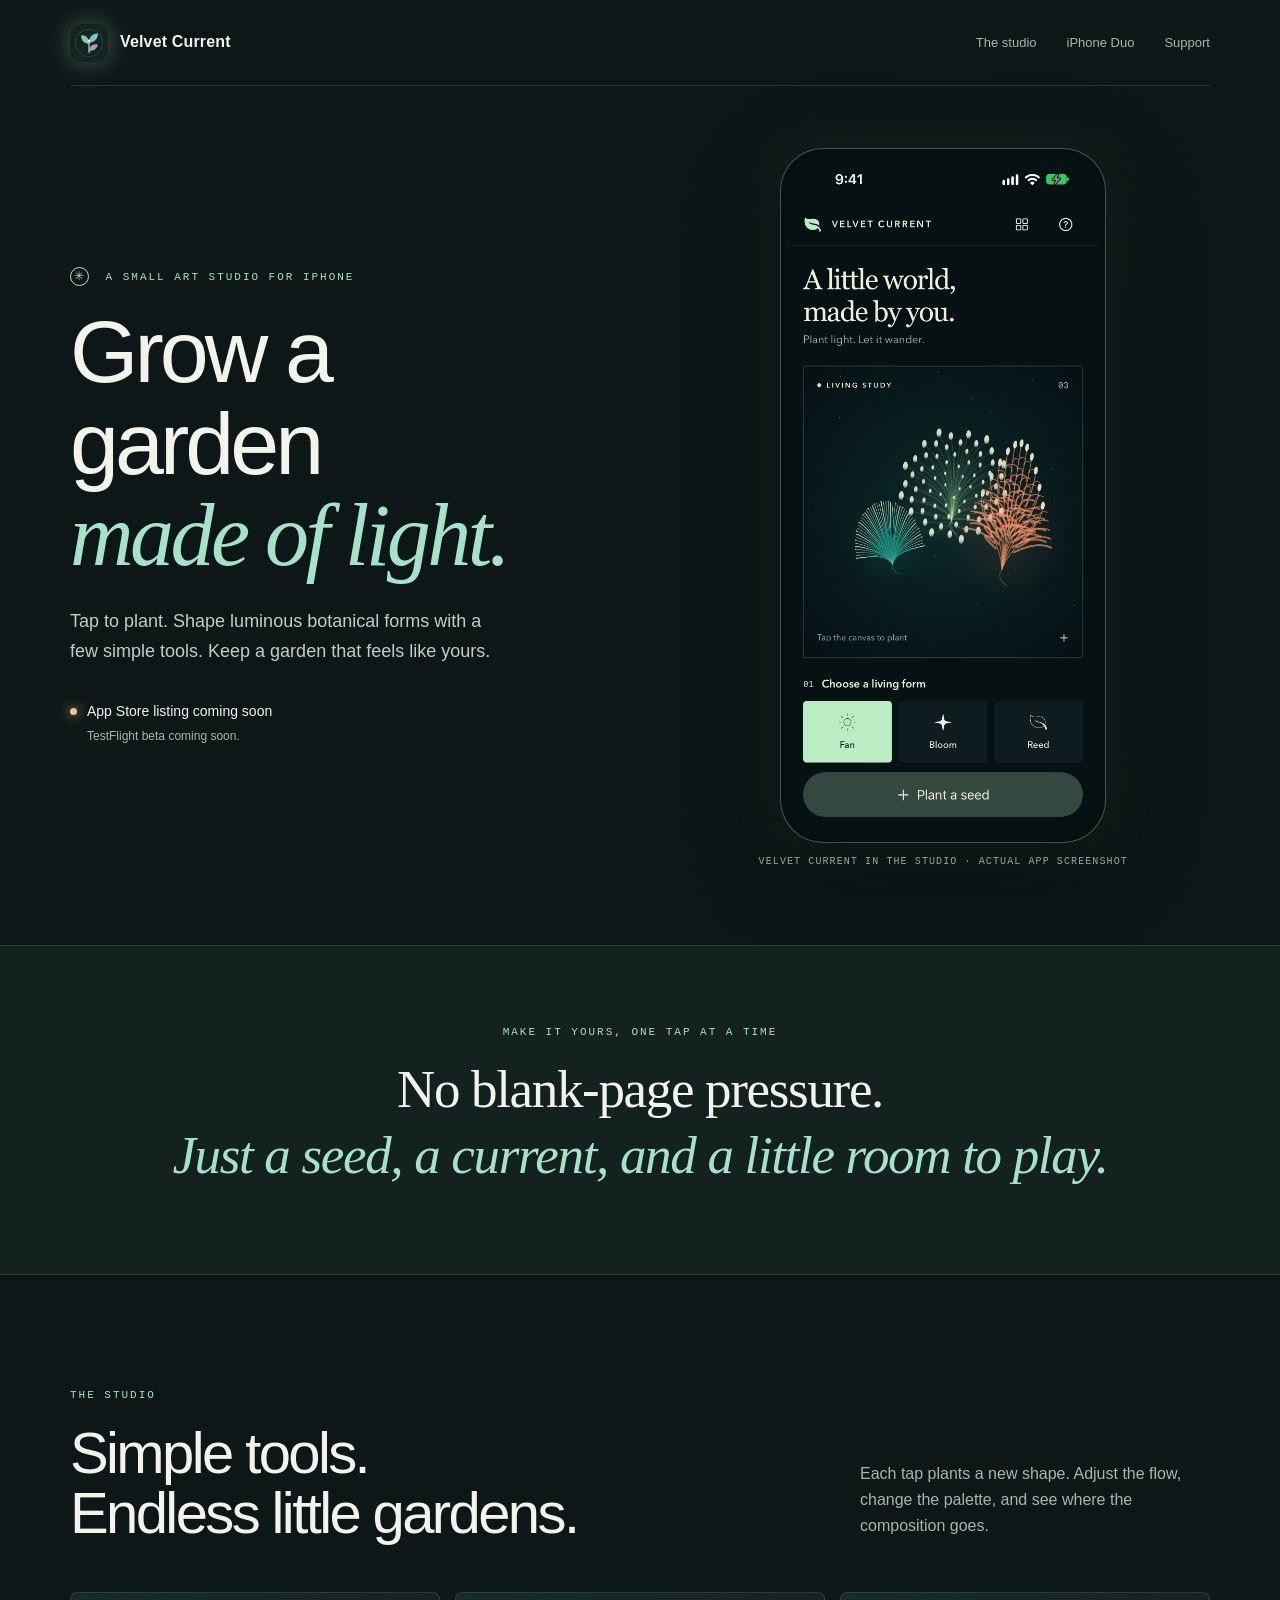
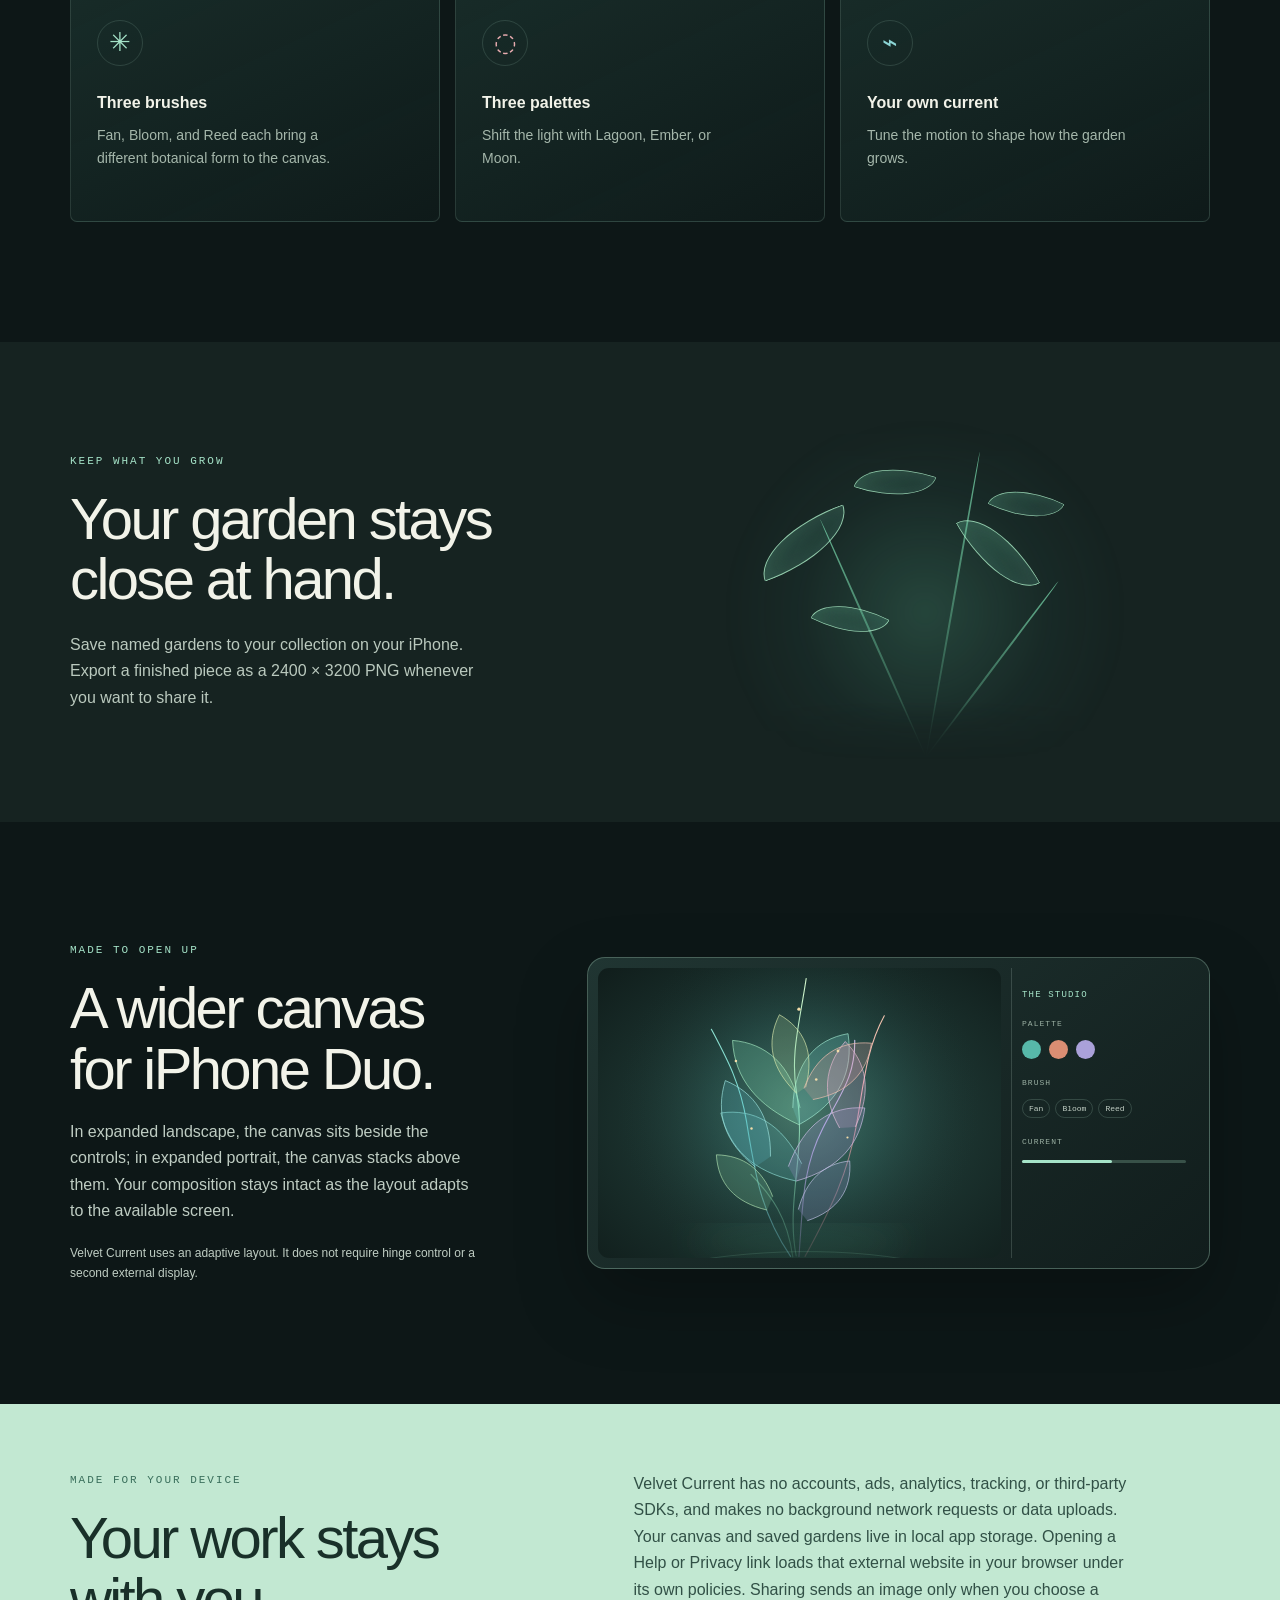
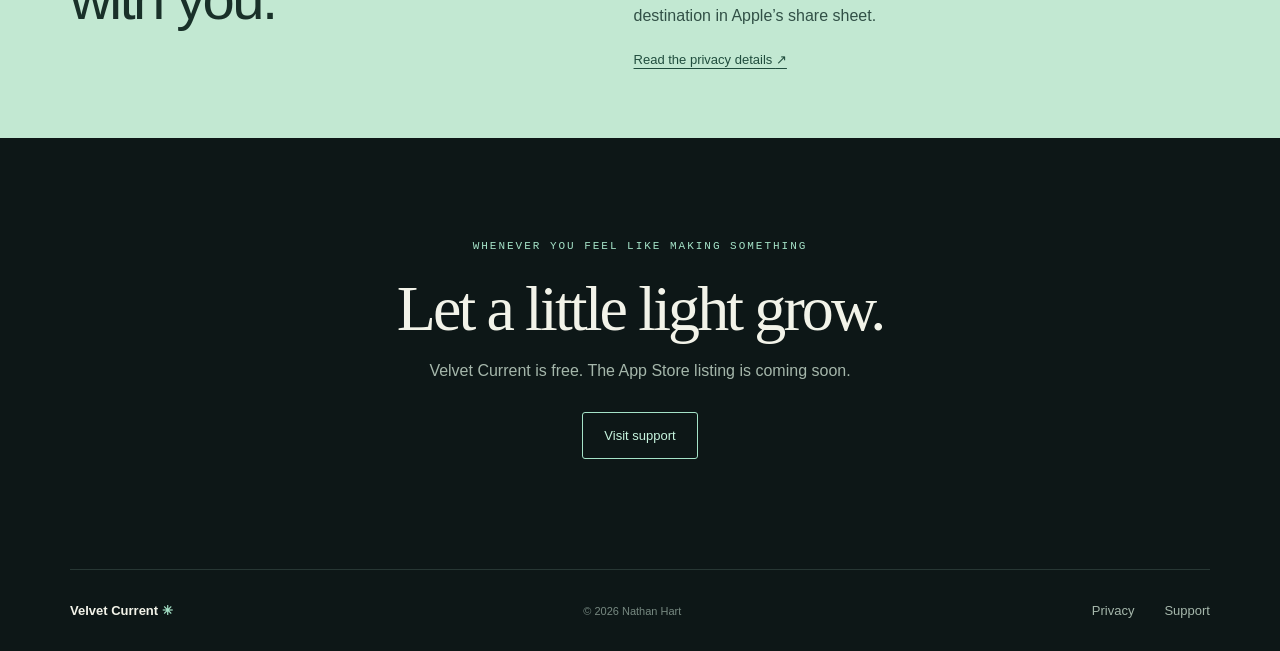
<file: index.html>
<!doctype html>
<html lang="en">
<head>
  <meta charset="utf-8">
  <meta name="viewport" content="width=device-width, initial-scale=1">
  <meta name="theme-color" content="#0d1717">
  <meta name="description" content="Velvet Current is a native iPhone art studio for growing luminous botanical artwork, saved on your device.">
  <title>Velvet Current — A garden made of light</title>
  <link rel="stylesheet" href="styles.css">
  <link rel="icon" href="assets/velvet-current.svg" type="image/svg+xml">
</head>
<body>
  <header class="site-header wrap">
    <a class="wordmark" href="./" aria-label="Velvet Current home"><img src="assets/velvet-current.svg" alt="" width="38" height="38"><span>Velvet Current</span></a>
    <nav aria-label="Main navigation">
      <a href="#studio">The studio</a>
      <a href="#duo">iPhone Duo</a>
      <a href="support.html">Support</a>
    </nav>
  </header>

  <main>
    <section class="hero wrap">
      <div class="hero-copy">
        <p class="eyebrow"><span class="status-mark" aria-hidden="true">✳</span> A small art studio for iPhone</p>
        <h1>Grow a garden<br><em>made of light.</em></h1>
        <p class="hero-deck">Tap to plant. Shape luminous botanical forms with a few simple tools. Keep a garden that feels like yours.</p>
        <p class="availability"><span class="status-dot" aria-hidden="true"></span> App Store listing coming soon</p>
        <p class="beta-note">TestFlight beta coming soon.</p>
      </div>
      <figure class="phone-preview">
        <div class="phone-shell">
          <img src="assets/velvet-current-studio-lagoon.png" alt="Velvet Current running on iPhone, with a Lagoon garden on the canvas and Fan, Bloom, and Reed brush choices below." width="1206" height="2622" fetchpriority="high">
        </div>
        <figcaption>Velvet Current in the studio · actual app screenshot</figcaption>
      </figure>
    </section>

    <section class="intro-band" id="studio">
      <div class="wrap intro-inner">
        <p class="eyebrow">Make it yours, one tap at a time</p>
        <p class="intro-line">No blank-page pressure.<br><span>Just a seed, a current, and a little room to play.</span></p>
      </div>
    </section>

    <section class="tools-section wrap">
      <div class="section-heading">
        <div><p class="eyebrow">The studio</p><h2>Simple tools.<br>Endless little gardens.</h2></div>
        <p class="section-note">Each tap plants a new shape. Adjust the flow, change the palette, and see where the composition goes.</p>
      </div>
      <div class="tool-grid">
        <article class="tool-card"><span class="tool-icon fan" aria-hidden="true">✳</span><h3>Three brushes</h3><p>Fan, Bloom, and Reed each bring a different botanical form to the canvas.</p></article>
        <article class="tool-card"><span class="tool-icon palette" aria-hidden="true">◌</span><h3>Three palettes</h3><p>Shift the light with Lagoon, Ember, or Moon.</p></article>
        <article class="tool-card"><span class="tool-icon current" aria-hidden="true">⌁</span><h3>Your own current</h3><p>Tune the motion to shape how the garden grows.</p></article>
      </div>
    </section>

    <section class="save-section">
      <div class="wrap save-inner">
        <div class="save-copy"><p class="eyebrow">Keep what you grow</p><h2>Your garden stays<br>close at hand.</h2><p>Save named gardens to your collection on your iPhone. Export a finished piece as a 2400 × 3200 PNG whenever you want to share it.</p></div>
        <div class="save-art" aria-hidden="true"><span class="halo"></span><span class="stem stem-one"></span><span class="stem stem-two"></span><span class="stem stem-three"></span><span class="leaf leaf-one"></span><span class="leaf leaf-two"></span><span class="leaf leaf-three"></span><span class="leaf leaf-four"></span><span class="leaf leaf-five"></span></div>
      </div>
    </section>

    <section class="duo-section wrap" id="duo">
      <div class="duo-copy"><p class="eyebrow">Made to open up</p><h2>A wider canvas<br>for iPhone Duo.</h2><p>In expanded landscape, the canvas sits beside the controls; in expanded portrait, the canvas stacks above them. Your composition stays intact as the layout adapts to the available screen.</p><p class="small-note">Velvet Current uses an adaptive layout. It does not require hinge control or a second external display.</p></div>
      <div class="duo-card" aria-label="Illustration of a wide art canvas beside its controls">
        <div class="mini-canvas"><img src="assets/garden.svg" alt="" width="300" height="260"></div>
        <div class="mini-controls"><span class="control-title">THE STUDIO</span><span class="control-label">PALETTE</span><div class="swatches"><i></i><i></i><i></i></div><span class="control-label">BRUSH</span><div class="brushes"><b>Fan</b><b>Bloom</b><b>Reed</b></div><span class="control-label">CURRENT</span><span class="slider"><i></i></span></div>
      </div>
    </section>

    <section class="privacy-band">
      <div class="wrap privacy-inner">
        <div><p class="eyebrow">Made for your device</p><h2>Your work stays<br>with you.</h2></div>
        <p>Velvet Current has no accounts, ads, analytics, tracking, or third-party SDKs, and makes no background network requests or data uploads. Your canvas and saved gardens live in local app storage. Opening a Help or Privacy link loads that external website in your browser under its own policies. Sharing sends an image only when you choose a destination in Apple’s share sheet.</p>
        <a class="text-link" href="privacy.html">Read the privacy details <span aria-hidden="true">↗</span></a>
      </div>
    </section>

    <section class="closing wrap">
      <p class="eyebrow">Whenever you feel like making something</p>
      <h2>Let a little light grow.</h2>
      <p>Velvet Current is free. The App Store listing is coming soon.</p>
      <a class="button" href="support.html">Visit support</a>
    </section>
  </main>

  <footer class="site-footer wrap">
    <a class="footer-brand" href="./">Velvet Current <span>✳</span></a>
    <p>© 2026 Nathan Hart</p>
    <nav aria-label="Footer navigation"><a href="privacy.html">Privacy</a><a href="support.html">Support</a></nav>
  </footer>
</body>
</html>
</file>
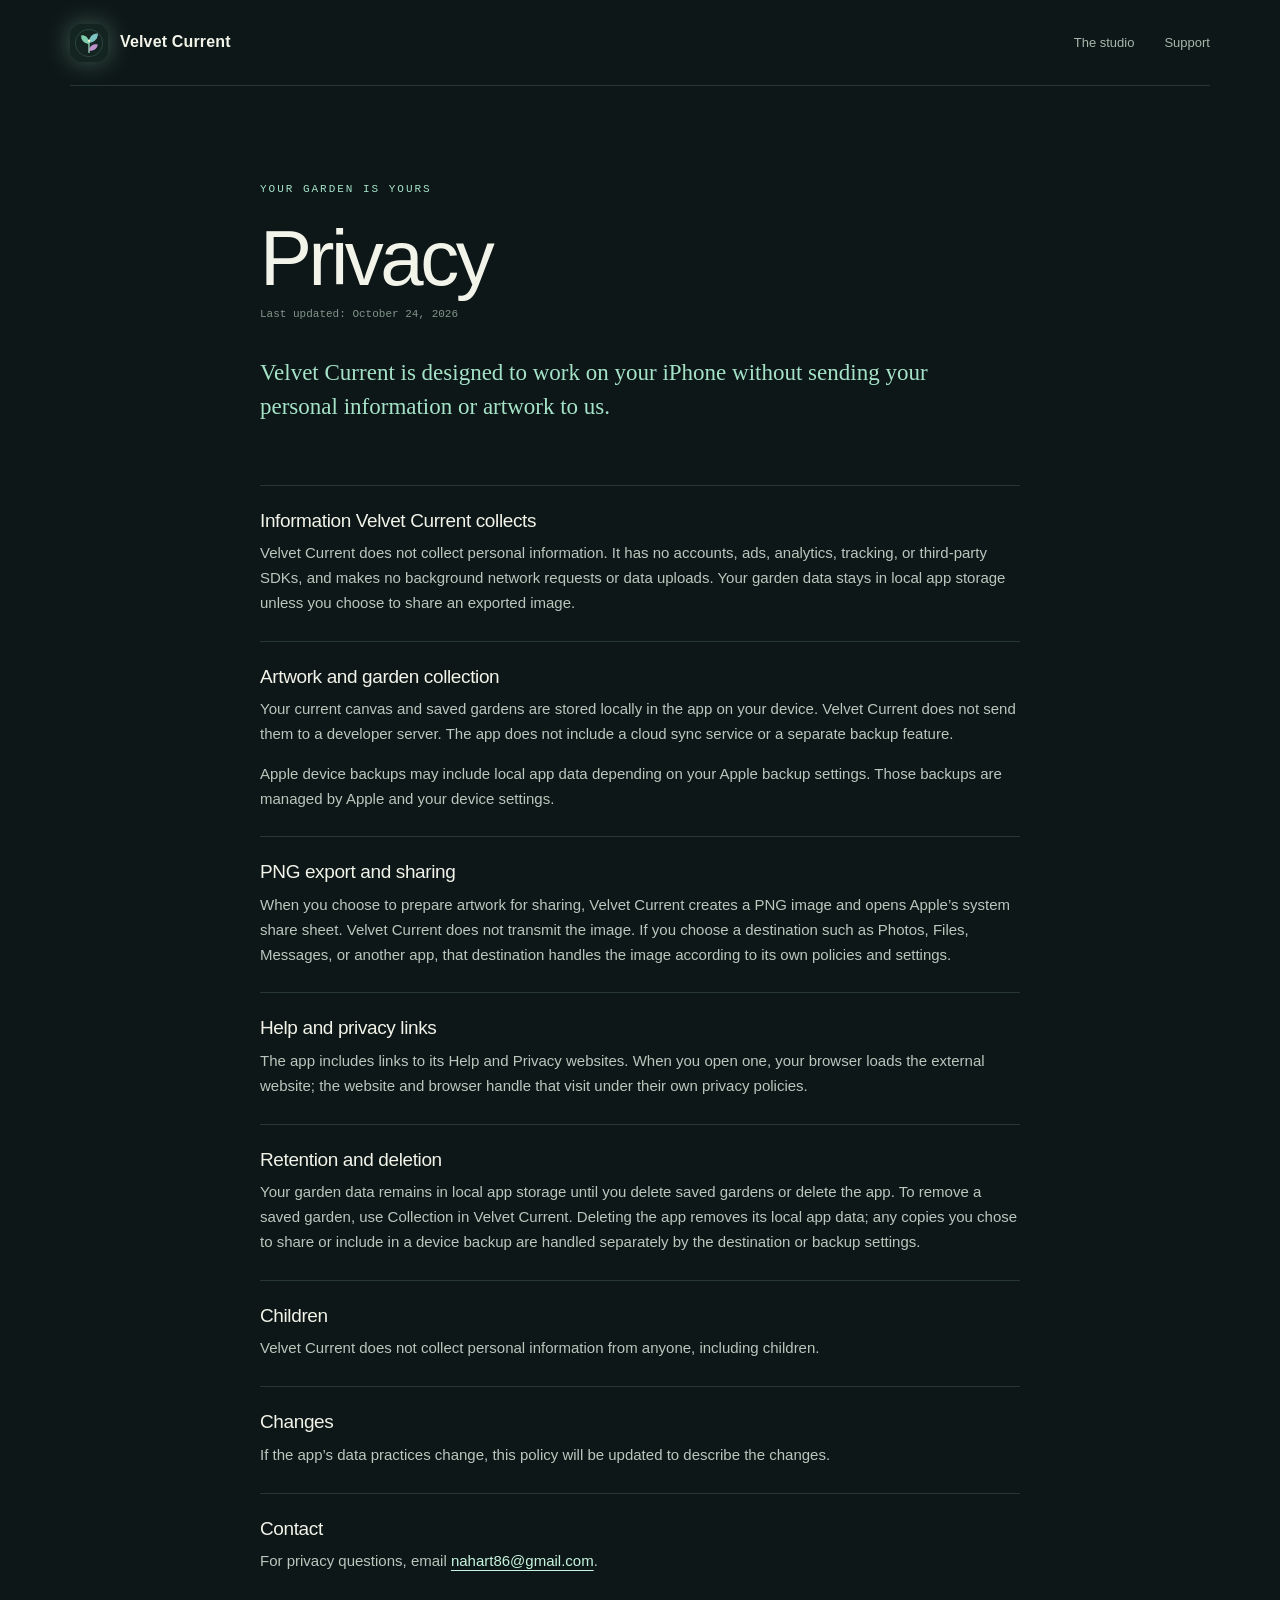
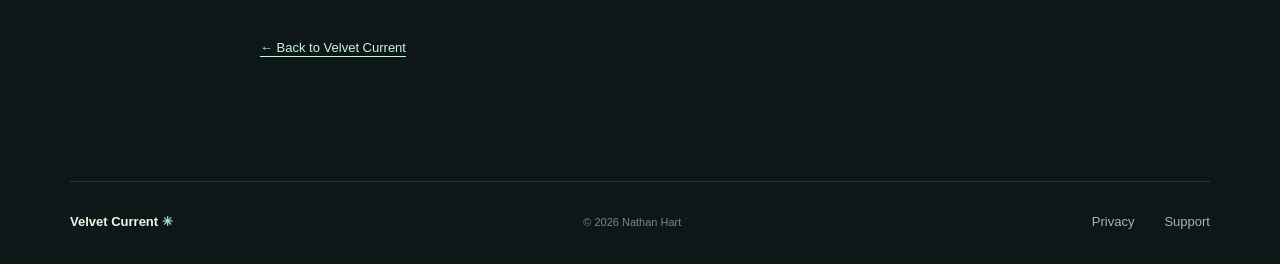
<file: privacy.html>
<!doctype html>
<html lang="en">
<head>
  <meta charset="utf-8">
  <meta name="viewport" content="width=device-width, initial-scale=1">
  <meta name="theme-color" content="#0d1717">
  <meta name="description" content="Privacy information for Velvet Current, a native iPhone art studio.">
  <title>Privacy — Velvet Current</title>
  <link rel="stylesheet" href="styles.css">
  <link rel="icon" href="assets/velvet-current.svg" type="image/svg+xml">
</head>
<body>
  <header class="site-header wrap">
    <a class="wordmark" href="./" aria-label="Velvet Current home"><img src="assets/velvet-current.svg" alt="" width="38" height="38"><span>Velvet Current</span></a>
    <nav aria-label="Main navigation"><a href="index.html#studio">The studio</a><a href="support.html">Support</a></nav>
  </header>
  <main class="legal-page wrap">
    <p class="eyebrow">Your garden is yours</p>
    <h1>Privacy</h1>
    <p class="updated">Last updated: October 24, 2026</p>
    <p class="legal-lead">Velvet Current is designed to work on your iPhone without sending your personal information or artwork to us.</p>

    <section><h2>Information Velvet Current collects</h2><p>Velvet Current does not collect personal information. It has no accounts, ads, analytics, tracking, or third-party SDKs, and makes no background network requests or data uploads. Your garden data stays in local app storage unless you choose to share an exported image.</p></section>
    <section><h2>Artwork and garden collection</h2><p>Your current canvas and saved gardens are stored locally in the app on your device. Velvet Current does not send them to a developer server. The app does not include a cloud sync service or a separate backup feature.</p><p>Apple device backups may include local app data depending on your Apple backup settings. Those backups are managed by Apple and your device settings.</p></section>
    <section><h2>PNG export and sharing</h2><p>When you choose to prepare artwork for sharing, Velvet Current creates a PNG image and opens Apple’s system share sheet. Velvet Current does not transmit the image. If you choose a destination such as Photos, Files, Messages, or another app, that destination handles the image according to its own policies and settings.</p></section>
    <section><h2>Help and privacy links</h2><p>The app includes links to its Help and Privacy websites. When you open one, your browser loads the external website; the website and browser handle that visit under their own privacy policies.</p></section>
    <section><h2>Retention and deletion</h2><p>Your garden data remains in local app storage until you delete saved gardens or delete the app. To remove a saved garden, use Collection in Velvet Current. Deleting the app removes its local app data; any copies you chose to share or include in a device backup are handled separately by the destination or backup settings.</p></section>
    <section><h2>Children</h2><p>Velvet Current does not collect personal information from anyone, including children.</p></section>
    <section><h2>Changes</h2><p>If the app’s data practices change, this policy will be updated to describe the changes.</p></section>
    <section><h2>Contact</h2><p>For privacy questions, email <a href="mailto:nahart86@gmail.com">nahart86@gmail.com</a>.</p></section>
    <a class="text-link back-link" href="./">← Back to Velvet Current</a>
  </main>
  <footer class="site-footer wrap"><a class="footer-brand" href="./">Velvet Current <span>✳</span></a><p>© 2026 Nathan Hart</p><nav aria-label="Footer navigation"><a href="privacy.html">Privacy</a><a href="support.html">Support</a></nav></footer>
</body>
</html>
</file>
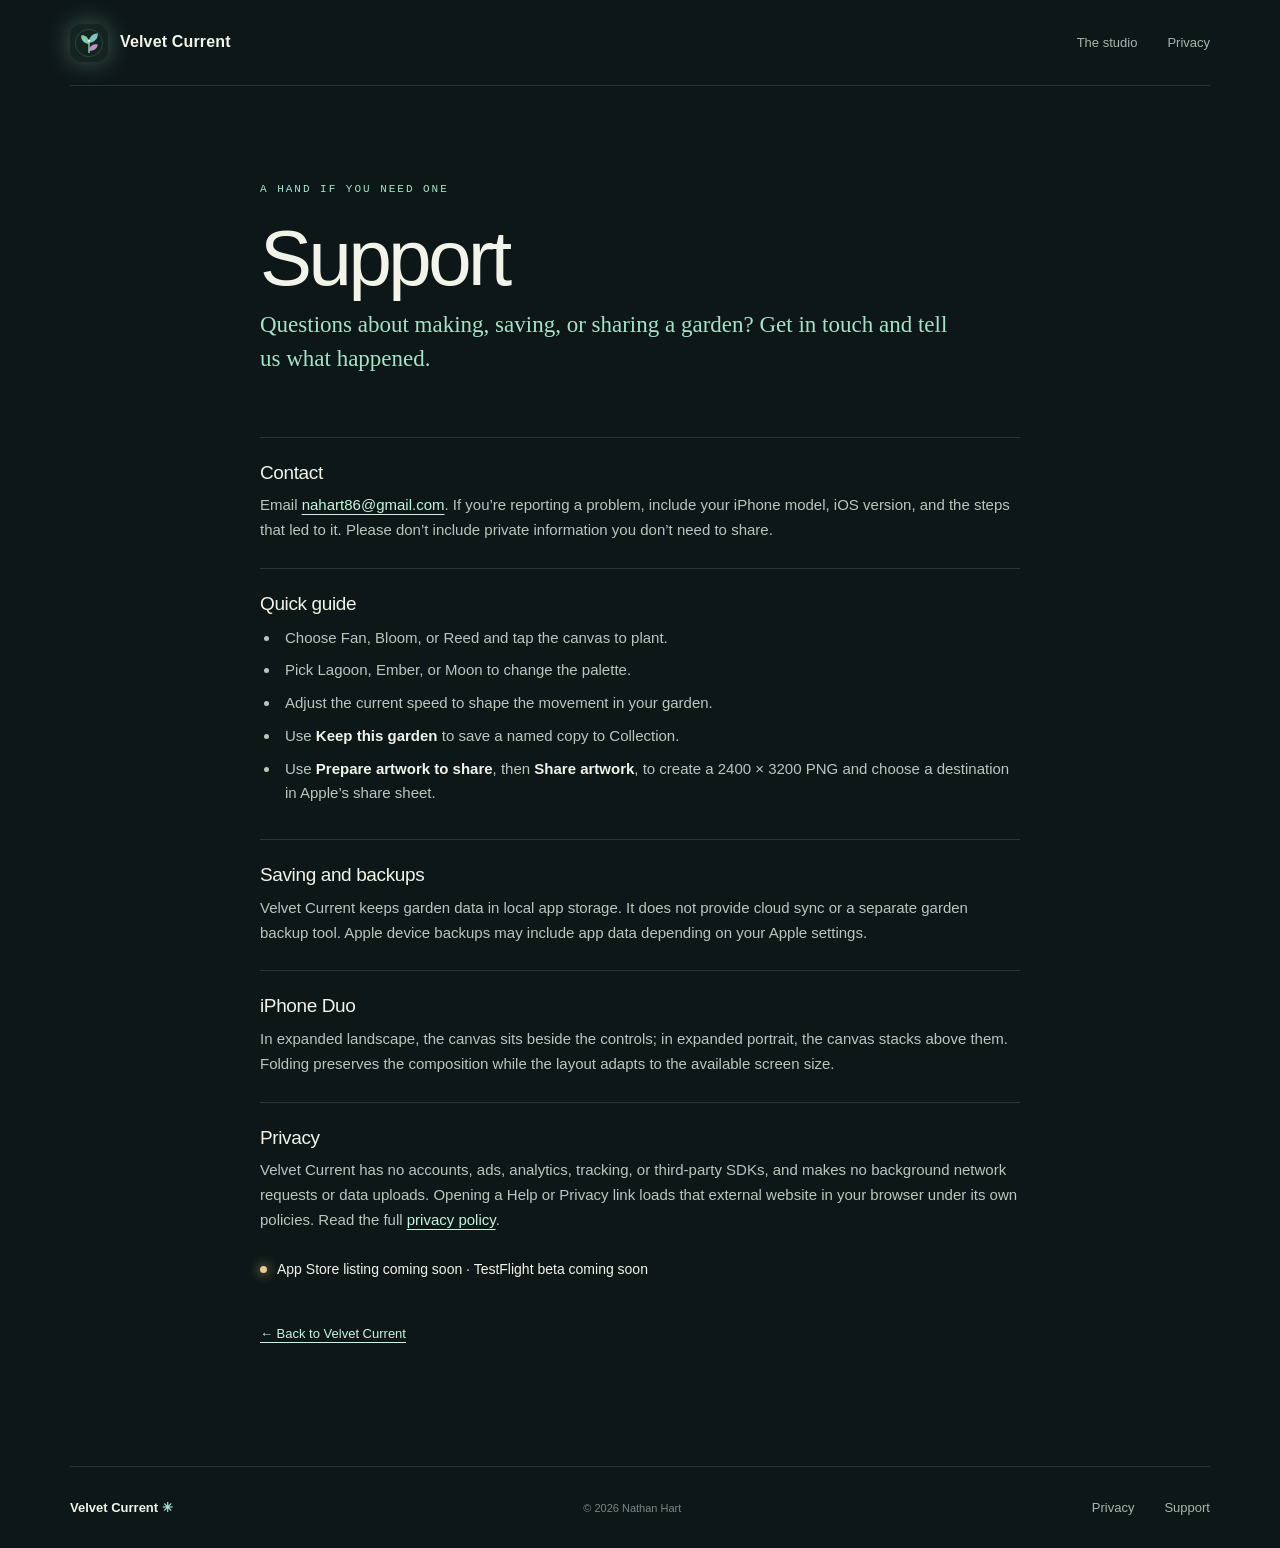
<file: support.html>
<!doctype html>
<html lang="en">
<head>
  <meta charset="utf-8">
  <meta name="viewport" content="width=device-width, initial-scale=1">
  <meta name="theme-color" content="#0d1717">
  <meta name="description" content="Help and contact information for Velvet Current.">
  <title>Support — Velvet Current</title>
  <link rel="stylesheet" href="styles.css">
  <link rel="icon" href="assets/velvet-current.svg" type="image/svg+xml">
</head>
<body>
  <header class="site-header wrap">
    <a class="wordmark" href="./" aria-label="Velvet Current home"><img src="assets/velvet-current.svg" alt="" width="38" height="38"><span>Velvet Current</span></a>
    <nav aria-label="Main navigation"><a href="index.html#studio">The studio</a><a href="privacy.html">Privacy</a></nav>
  </header>
  <main class="legal-page support-page wrap">
    <p class="eyebrow">A hand if you need one</p>
    <h1>Support</h1>
    <p class="legal-lead">Questions about making, saving, or sharing a garden? Get in touch and tell us what happened.</p>
    <section><h2>Contact</h2><p>Email <a href="mailto:nahart86@gmail.com">nahart86@gmail.com</a>. If you’re reporting a problem, include your iPhone model, iOS version, and the steps that led to it. Please don’t include private information you don’t need to share.</p></section>
    <section><h2>Quick guide</h2><ul><li>Choose Fan, Bloom, or Reed and tap the canvas to plant.</li><li>Pick Lagoon, Ember, or Moon to change the palette.</li><li>Adjust the current speed to shape the movement in your garden.</li><li>Use <strong>Keep this garden</strong> to save a named copy to Collection.</li><li>Use <strong>Prepare artwork to share</strong>, then <strong>Share artwork</strong>, to create a 2400 × 3200 PNG and choose a destination in Apple’s share sheet.</li></ul></section>
    <section><h2>Saving and backups</h2><p>Velvet Current keeps garden data in local app storage. It does not provide cloud sync or a separate garden backup tool. Apple device backups may include app data depending on your Apple settings.</p></section>
    <section><h2>iPhone Duo</h2><p>In expanded landscape, the canvas sits beside the controls; in expanded portrait, the canvas stacks above them. Folding preserves the composition while the layout adapts to the available screen size.</p></section>
    <section><h2>Privacy</h2><p>Velvet Current has no accounts, ads, analytics, tracking, or third-party SDKs, and makes no background network requests or data uploads. Opening a Help or Privacy link loads that external website in your browser under its own policies. Read the full <a href="privacy.html">privacy policy</a>.</p></section>
    <p class="availability"><span class="status-dot" aria-hidden="true"></span> App Store listing coming soon · TestFlight beta coming soon</p>
    <a class="text-link back-link" href="./">← Back to Velvet Current</a>
  </main>
  <footer class="site-footer wrap"><a class="footer-brand" href="./">Velvet Current <span>✳</span></a><p>© 2026 Nathan Hart</p><nav aria-label="Footer navigation"><a href="privacy.html">Privacy</a><a href="support.html">Support</a></nav></footer>
</body>
</html>
</file>
<file: styles.css>
:root{color-scheme:dark;--ink:#0d1717;--panel:#12201f;--panel-soft:#182624;--mint:#a5e3c8;--mint-bright:#c7f5df;--paper:#f2f3e9;--muted:#a5b7ab;--line:rgba(199,245,223,.14);--rose:#e9acb0;--gold:#e9ca90;--blue:#8bd4d4}
*{box-sizing:border-box}
html{scroll-behavior:smooth}
body{margin:0;background:var(--ink);color:var(--paper);font:16px/1.65 'DM Sans',-apple-system,BlinkMacSystemFont,'Segoe UI',sans-serif}
a{color:var(--mint-bright);text-underline-offset:4px}
a:hover{color:#fff}
.wrap{width:min(1140px,calc(100% - 48px));margin-inline:auto}
.site-header{height:86px;display:flex;align-items:center;justify-content:space-between;border-bottom:1px solid var(--line)}
.wordmark{display:flex;align-items:center;gap:12px;color:var(--paper);font-weight:600;letter-spacing:.01em;text-decoration:none}
.wordmark img{filter:drop-shadow(0 0 12px rgba(165,227,200,.35))}
.site-header nav,.site-footer nav{display:flex;gap:30px}
.site-header nav a,.site-footer nav a{font-size:13px;color:var(--muted);text-decoration:none}
.site-header nav a:hover,.site-footer nav a:hover{color:var(--mint-bright)}
.hero{min-height:610px;display:grid;grid-template-columns:1.02fr .98fr;align-items:center;gap:4vw;padding-block:62px 78px}
.hero-copy{max-width:520px;padding-block:25px}
.eyebrow{font:500 11px/1.5 'DM Mono',monospace;letter-spacing:.18em;text-transform:uppercase;color:var(--mint);margin:0 0 20px}
.status-mark{display:inline-grid;place-items:center;width:19px;height:19px;border:1px solid var(--mint);border-radius:50%;margin-right:8px;font-size:12px}
h1,h2,h3,p{margin-top:0}
h1,h2{font-weight:500;letter-spacing:-.045em;line-height:1.04}
h1{font-size:clamp(48px,7.1vw,88px);margin:0 0 25px}
h1 em{font-family:'Playfair Display',Georgia,serif;font-weight:500;color:var(--mint);letter-spacing:-.04em}
.hero-deck{font-size:18px;color:#c1cec4;max-width:440px;line-height:1.65;margin-bottom:34px}
.availability{display:flex;align-items:center;gap:10px;color:var(--paper);font-size:14px;margin-bottom:4px}
.status-dot{display:inline-block;width:7px;height:7px;border-radius:50%;background:var(--gold);box-shadow:0 0 12px var(--gold)}
.beta-note{font-size:12px;color:var(--muted);padding-left:17px;margin:0}
.phone-preview{margin:0 auto;display:flex;flex-direction:column;align-items:center;gap:13px}
.phone-shell{width:min(100%,326px);padding:5px;border:1px solid rgba(196,244,218,.3);border-radius:43px;background:#080e0f;box-shadow:0 25px 90px rgba(0,0,0,.35),0 0 55px rgba(95,184,149,.1);overflow:hidden}
.phone-shell img{display:block;width:100%;height:auto;border-radius:37px}
.phone-preview figcaption{font:10px 'DM Mono',monospace;color:rgba(241,247,234,.64);letter-spacing:.11em;text-transform:uppercase;text-align:center}
.intro-band{background:#13211f;border-block:1px solid var(--line)}
.intro-inner{padding-block:78px 85px;text-align:center}
.intro-inner .eyebrow{margin-bottom:16px}
.intro-line{margin:0;font:500 clamp(28px,4.8vw,53px)/1.25 'Playfair Display',Georgia,serif;letter-spacing:-.025em}
.intro-line span{color:var(--mint);font-style:italic}
.tools-section{padding-block:112px 120px}
.section-heading{display:flex;justify-content:space-between;gap:40px;align-items:end;margin-bottom:48px}
.section-heading h2,.save-copy h2,.duo-copy h2,.privacy-inner h2{font-size:clamp(38px,5vw,58px);margin:0}
.section-note{max-width:350px;color:var(--muted);margin:0 0 4px}
.tool-grid{display:grid;grid-template-columns:repeat(3,1fr);gap:15px}
.tool-card{min-height:230px;padding:27px 26px;border:1px solid var(--line);border-radius:7px;background:linear-gradient(155deg,rgba(27,49,45,.8),rgba(16,29,28,.65))}
.tool-icon{display:grid;place-items:center;width:46px;height:46px;border:1px solid var(--line);border-radius:50%;font:26px Georgia,serif;color:var(--mint);margin-bottom:24px}
.tool-icon.palette{color:var(--rose)}.tool-icon.current{color:var(--blue)}
.tool-card h3{font-size:16px;margin-bottom:8px;font-weight:600}
.tool-card p{font-size:14px;color:var(--muted);margin:0;max-width:260px}
.save-section{background:#162321;overflow:hidden}
.save-inner{min-height:400px;display:grid;grid-template-columns:1fr 1fr;align-items:center;padding-block:60px}
.save-copy{max-width:460px;padding-block:30px}
.save-copy p:not(.eyebrow){color:#bac9be;max-width:420px;margin:22px 0 0}
.save-art{height:360px;position:relative;overflow:hidden;mask-image:linear-gradient(to bottom,transparent 0%,#000 18%,#000 83%,transparent 100%)}
.halo{position:absolute;width:400px;height:400px;border-radius:50%;left:50%;top:10px;transform:translateX(-50%);background:radial-gradient(circle,rgba(102,212,170,.2),rgba(58,145,129,.06) 44%,transparent 70%);filter:blur(8px)}
.stem{position:absolute;width:2px;bottom:5px;left:50%;height:300px;transform-origin:bottom;background:linear-gradient(0deg,rgba(91,205,153,.05),rgba(130,233,185,.72));border-radius:50%}
.stem-one{transform:rotate(-24deg);height:260px}.stem-two{transform:rotate(10deg);height:310px}.stem-three{transform:rotate(37deg);height:220px}
.leaf{position:absolute;width:100px;height:46px;border:1px solid rgba(177,241,203,.78);border-radius:100% 0 100% 0;background:linear-gradient(135deg,rgba(119,222,176,.23),rgba(81,159,164,.07));box-shadow:inset 0 0 20px rgba(139,234,193,.1)}
.leaf-one{left:20%;top:118px;transform:rotate(-20deg)}.leaf-two{left:36%;top:57px;transform:rotate(18deg) scale(.76)}.leaf-three{left:54%;top:128px;transform:rotate(60deg) scale(.94)}.leaf-four{left:59%;top:79px;transform:rotate(25deg) scale(.7)}.leaf-five{left:28%;top:194px;transform:rotate(26deg) scale(.72)}
.duo-section{padding-block:120px;display:grid;grid-template-columns:.8fr 1.2fr;gap:8vw;align-items:center}
.duo-copy p:not(.eyebrow){color:#bfcdc3;margin:20px 0 0;max-width:440px}
.duo-copy .small-note{font-size:12px;color:#879990;margin-top:17px}
.duo-card{display:grid;grid-template-columns:1fr 190px;gap:8px;padding:10px;min-height:300px;border:1px solid rgba(193,241,215,.28);border-radius:18px;background:linear-gradient(140deg,#203532,#111d1c);box-shadow:0 30px 70px rgba(0,0,0,.26);position:relative}
.duo-card:after{content:"";position:absolute;top:10px;bottom:10px;right:197px;width:1px;background:rgba(220,243,229,.17)}
.mini-canvas{overflow:hidden;display:grid;place-items:center;border-radius:11px;background:radial-gradient(ellipse at 52% 53%,#284b45,#101d1b)}
.mini-canvas img{width:100%;height:100%;max-height:290px;object-fit:cover}
.mini-controls{padding:22px 13px;display:flex;flex-direction:column;gap:12px}
.control-title,.control-label{font:9px 'DM Mono',monospace;letter-spacing:.13em;color:var(--mint)}
.control-label{font-size:8px;color:#9aafa2;margin-top:7px}
.swatches{display:flex;gap:8px}.swatches i{width:19px;height:19px;border-radius:50%;background:#57b8a9}.swatches i:nth-child(2){background:#db8e73}.swatches i:nth-child(3){background:#aaa1d9}
.brushes{display:flex;gap:5px;flex-wrap:wrap}.brushes b{font:8px 'DM Mono',monospace;color:#c3d0c6;border:1px solid rgba(199,245,223,.17);border-radius:10px;padding:4px 6px}
.slider{display:block;height:3px;background:#385148;border-radius:4px;margin-top:2px}.slider i{display:block;width:55%;height:100%;background:var(--mint);border-radius:4px}
.privacy-band{background:#c2e8d2;color:#14201c}
.privacy-inner{padding-block:67px;display:grid;grid-template-columns:.8fr 1fr;column-gap:8vw;row-gap:20px;align-items:center}
.privacy-inner .eyebrow{color:#396e5b}.privacy-inner h2{color:#193029}
.privacy-inner>p{color:#315046;max-width:500px;margin:0}
.privacy-inner .text-link{grid-column:2;color:#204d3e;font-size:13px}
.closing{text-align:center;padding-block:100px 110px}
.closing h2{font:500 clamp(38px,5.5vw,64px)/1.08 'Playfair Display',Georgia,serif;margin-bottom:15px}
.closing>p:not(.eyebrow){color:var(--muted);margin-bottom:27px}
.button{display:inline-block;padding:12px 21px;border:1px solid var(--mint);border-radius:3px;color:var(--mint-bright);text-decoration:none;font-size:13px;transition:background .2s,color .2s}
.button:hover{background:var(--mint);color:var(--ink)}
.site-footer{min-height:82px;border-top:1px solid var(--line);display:flex;align-items:center;justify-content:space-between;gap:20px}
.footer-brand{font-size:13px;color:var(--paper);font-weight:600;text-decoration:none}.footer-brand span{color:var(--mint)}
.site-footer p{font-size:11px;color:#778981;margin:0}
.legal-page{max-width:760px;padding-block:95px 120px}
.legal-page h1{font-size:clamp(52px,8vw,78px);margin:0 0 9px}
.updated{font:11px 'DM Mono',monospace;color:#82958a;margin-bottom:36px}
.legal-lead{font:500 23px/1.5 'Playfair Display',Georgia,serif;color:var(--mint);max-width:690px;margin-bottom:60px}
.legal-page section{padding-block:25px;border-top:1px solid var(--line)}
.legal-page section h2{font-size:19px;letter-spacing:-.02em;margin:0 0 11px}
.legal-page section p,.legal-page li{color:#b9c7bd;font-size:15px}
.legal-page section p:last-child{margin-bottom:0}
.legal-page ul{padding-left:20px;margin:12px 0 0}
.legal-page li{padding-left:5px;margin:8px 0}
.legal-page strong{color:var(--paper);font-weight:600}
.back-link{display:inline-block;margin-top:38px;font-size:13px}
.support-page{min-height:75vh}
@media(max-width:800px){.wrap{width:min(100% - 36px,650px)}.hero{grid-template-columns:1fr;gap:28px;padding-block:52px 60px}.hero-copy{padding:0}.section-heading{display:block}.section-note{margin-top:20px}.tools-section{padding-block:82px}.tool-grid{grid-template-columns:1fr}.tool-card{min-height:0}.save-inner{grid-template-columns:1fr;padding-block:58px 15px}.save-art{height:290px}.duo-section{grid-template-columns:1fr;gap:40px;padding-block:84px}.duo-card{min-height:250px;grid-template-columns:1fr 170px}.duo-card:after{right:177px}.privacy-inner{grid-template-columns:1fr;gap:22px;padding-block:55px}.privacy-inner .text-link{grid-column:1}.site-footer{padding-block:20px;flex-wrap:wrap}.site-footer nav{gap:18px}}
@media(max-width:520px){body{font-size:15px}.wrap{width:calc(100% - 32px)}.site-header{height:72px}.site-header nav{gap:16px}.site-header nav a{font-size:11px}.wordmark{font-size:13px;gap:8px}.wordmark img{width:32px;height:32px}.hero{padding-block:44px 49px}.hero-deck{font-size:16px}.phone-shell{width:min(100%,290px);border-radius:36px}.phone-shell img{border-radius:31px}.intro-inner{padding-block:58px 62px}.tool-grid{gap:10px}.tool-card{padding:22px}.save-copy h2,.duo-copy h2,.privacy-inner h2,.section-heading h2{font-size:40px}.duo-card{grid-template-columns:1fr 128px;min-height:220px;padding:7px;gap:5px;border-radius:13px}.duo-card:after{right:135px;top:7px;bottom:7px}.mini-controls{padding:16px 6px;gap:8px}.control-title{font-size:8px}.control-label{font-size:7px}.brushes{gap:3px}.brushes b{font-size:7px;padding:3px 4px}.swatches i{width:15px;height:15px}.legal-page{padding-block:66px 85px}.legal-lead{font-size:20px;margin-bottom:42px}.site-footer{justify-content:space-between}.site-footer p{order:3;width:100%}}
@media(prefers-reduced-motion:reduce){html{scroll-behavior:auto}}
</file>
